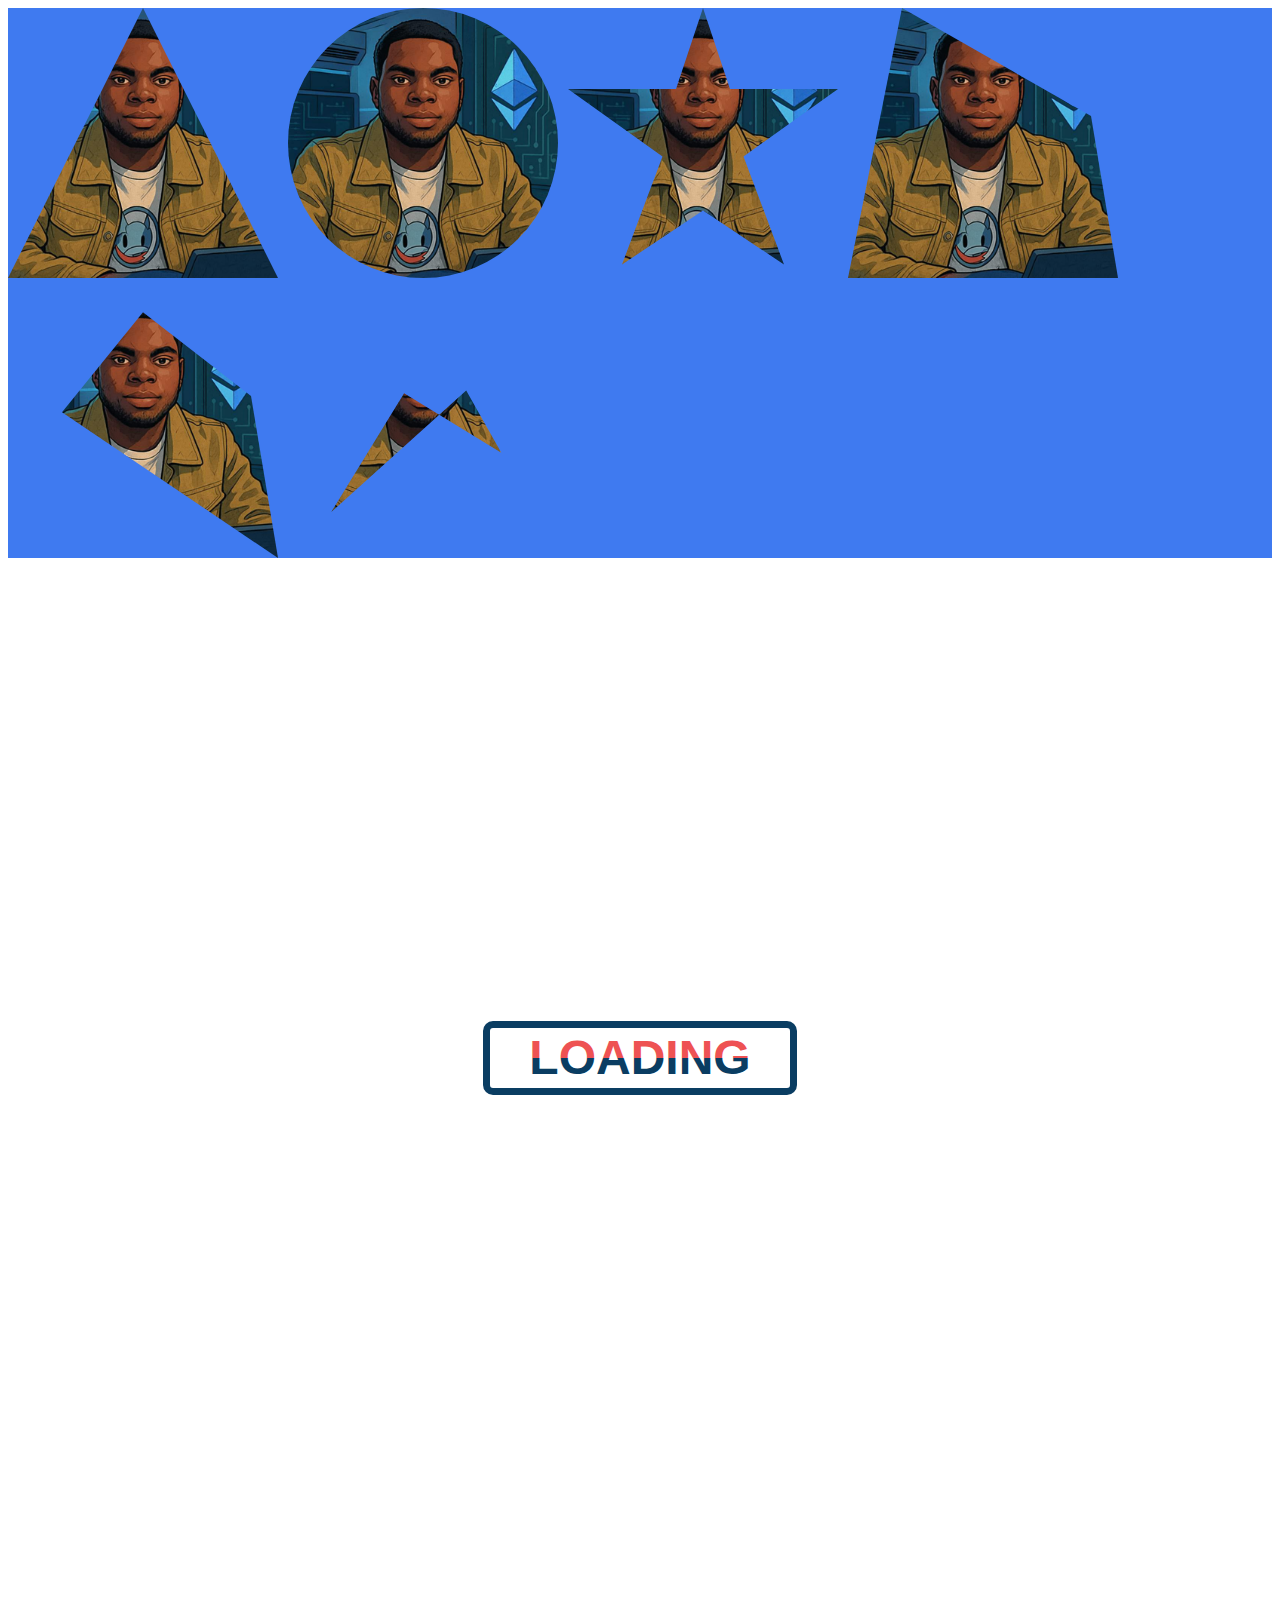
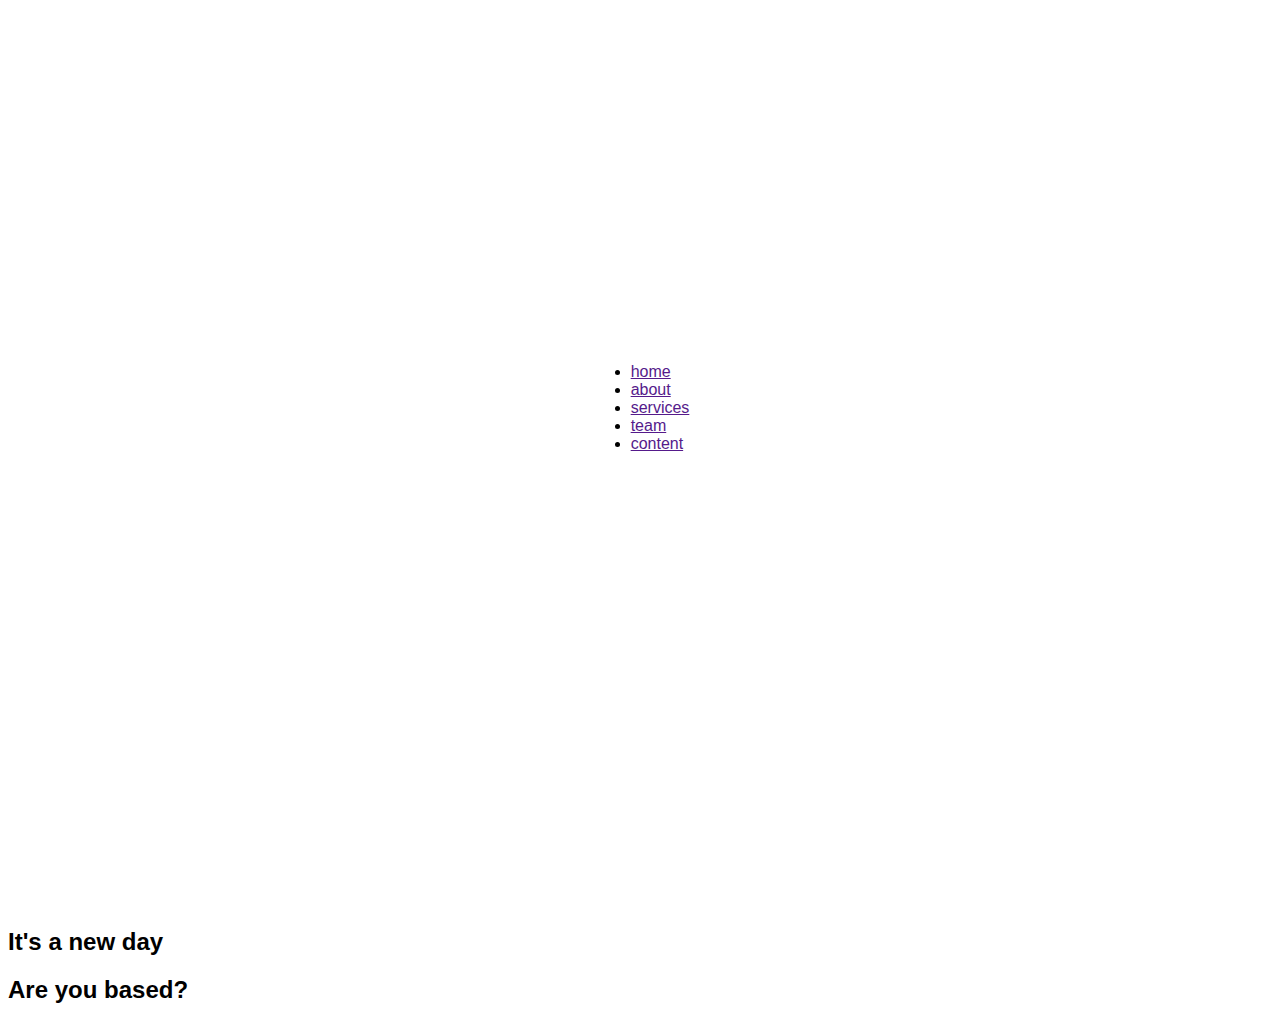
<file: 11-css_clip-path/index.html>
<!DOCTYPE html>
<html lang="en">
  <head>
    <meta charset="UTF-8" />
    <meta name="viewport" content="width=device-width, initial-scale=1.0" />
    <link rel="stylesheet" href="style.css" />
    <title>Document</title>
  </head>
  <body>
    <div class="container-1">
      <img src="../img.jpg" alt="" class="img-1" /><img
        src="../img.jpg"
        alt=""
        class="img-2"
      /><img src="../img.jpg" alt="" class="img-3" /><img
        src="../img.jpg"
        alt=""
        class="img-4"
      /><img src="../img.jpg" alt="" class="img-5" /><img
        src="../img.jpg"
        alt=""
        class="img-6"
      />
    </div>
    <div class="container-2">
      <div class="loader">
        <span class="top-half">loading</span>
        <span class="bottom-half">loading</span>
      </div>
    </div>
    <div class="container-3">
      <ul>
        <li><a href="" data-text="home">home</a></li>
        <li><a href="" data-text="about">about</a></li>
        <li><a href="" data-text="services">services</a></li>
        <li><a href="" data-text="team">team</a></li>
        <li><a href="" data-text="content">content</a></li>
      </ul>
    </div>
    <div class="container-4">
      <section>
        <div class="box box1">
          <h2>
            <span></span>
            <span>It's a new day</span>
          </h2>
        </div>
        <div class="box box2">
          <h2>
            <span></span>
            <span>Are you based?</span>
          </h2>
        </div>
      </section>
    </div>
  </body>
</html>
</file>
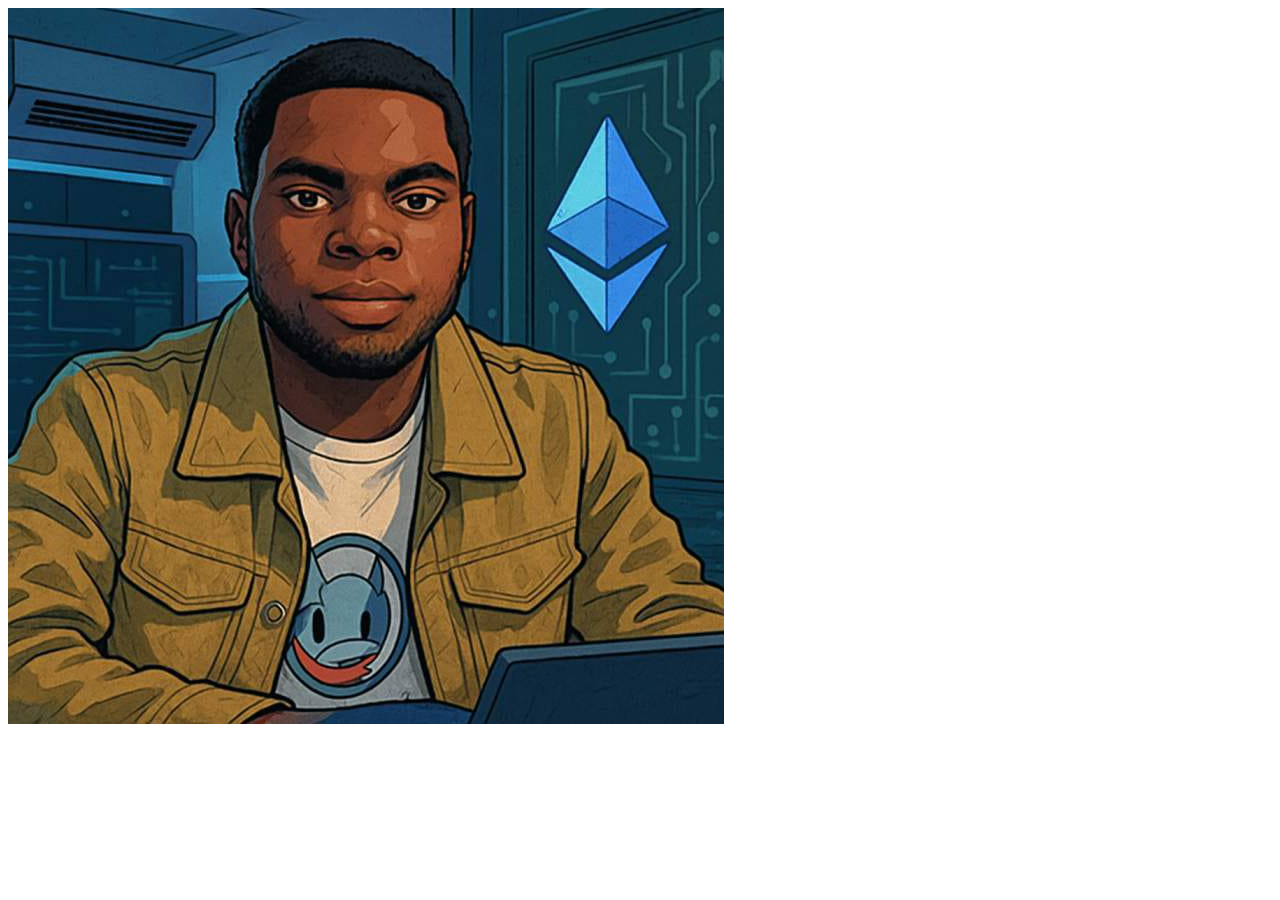
<file: 2-css_transforms/index.html>
<!DOCTYPE html>
<html lang="en">
<head>
  <meta charset="UTF-8">
  <meta name="viewport" content="width=device-width, initial-scale=1.0">
  <title>Document</title>
</head>
<body>
  <img src="../img.jpg" alt="">
</body>
</html>
</file>
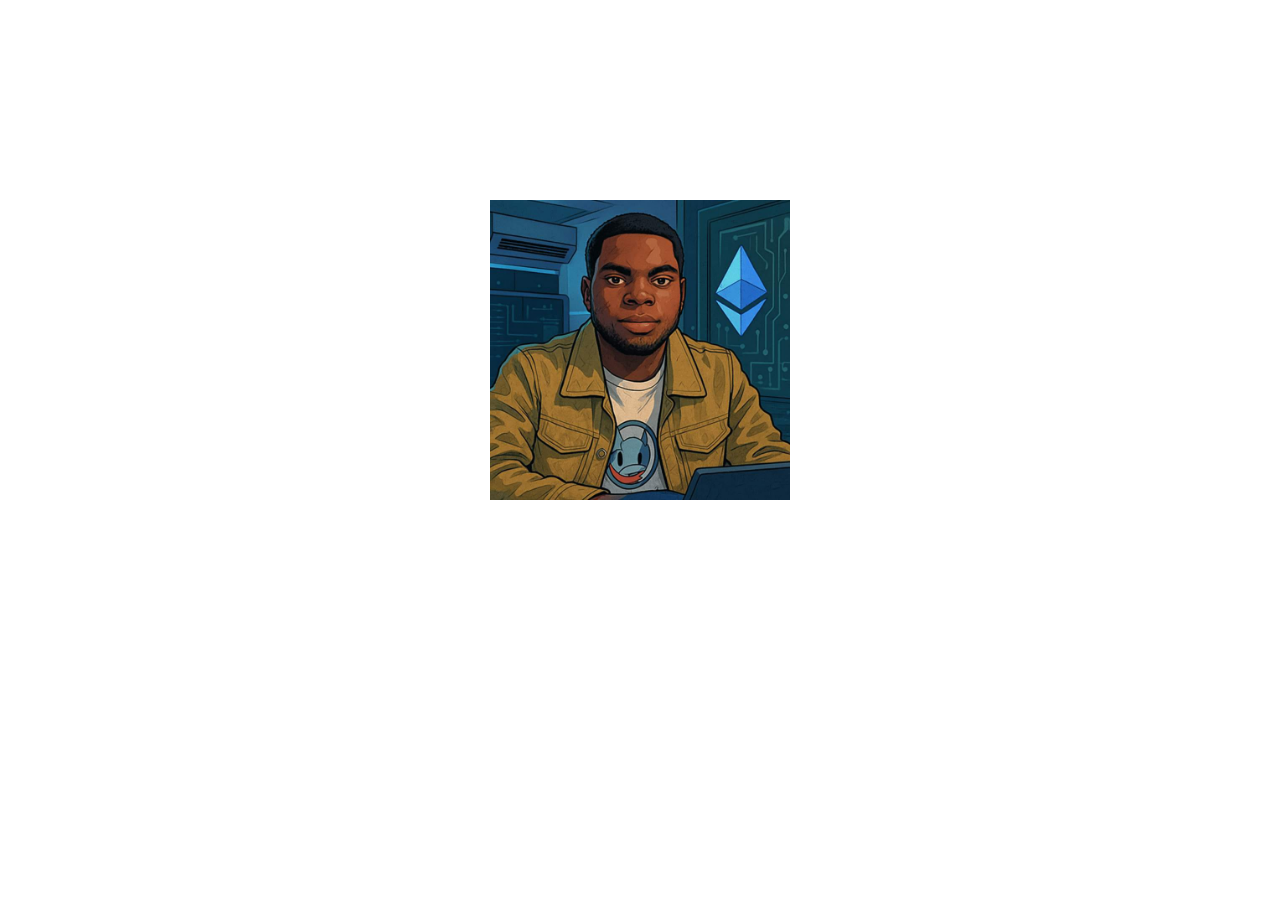
<file: 3-css_translate/index.html>
<!DOCTYPE html>
<html lang="en">
<head>
  <meta charset="UTF-8">
  <meta name="viewport" content="width=device-width, initial-scale=1.0">
  <link rel="stylesheet" href="style.css">
  <title>Document</title>
</head>
<body>
  <img src="../img.jpg" alt="">
</body>
</html>
</file>
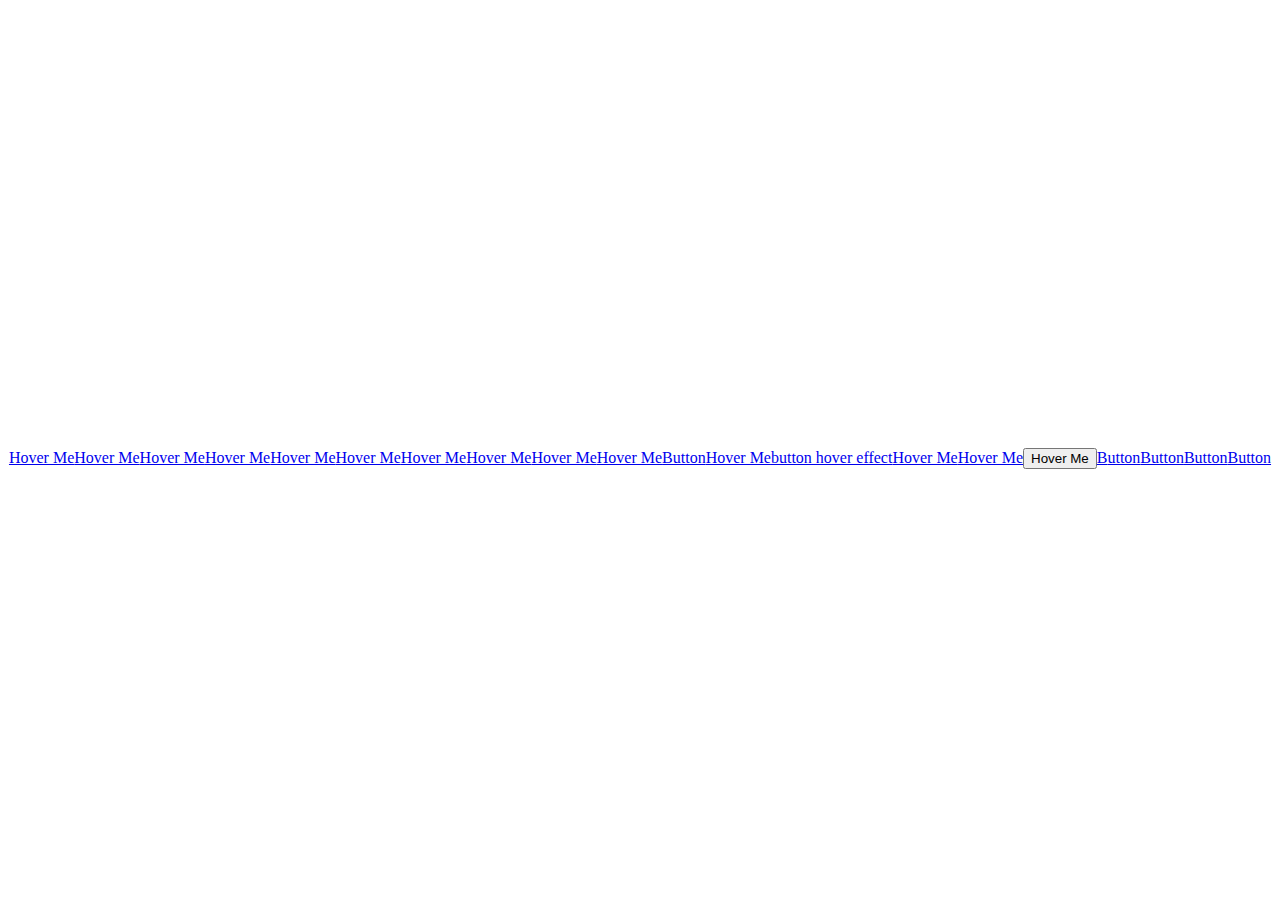
<file: 4-css_button_effects/index.html>
<!DOCTYPE html>
<html lang="en">
  <head>
    <meta charset="UTF-8" />
    <meta name="viewport" content="width=device-width, initial-scale=1.0" />
    <link rel="stylesheet" href="style.css" />
    <title>Document</title>
  </head>
  <body>
    <!-- Button 1 -->
    <a class="btn-1" href="#">Hover Me</a>
    <a class="btn-2" href="#">Hover Me</a>
    <a class="btn-3" href="#">Hover Me</a>
    <a class="btn-4" href="#">Hover Me</a>
    <a class="btn-5" href="#">Hover Me</a>
    <a class="btn-6" href="#">Hover Me</a>
    <a class="btn-7" href="#">Hover Me</a>
    <a class="btn-8" href="#">Hover Me</a>
    <a class="btn-9" href="#">Hover Me</a>
    <a class="btn-10" href="#">Hover Me</a>
    <a class="btn-11" href="#">Button</a>
    <a class="btn-12" href="#"><span></span>Hover Me</a>
    <a class="btn-13" href="#">button hover effect</a>
    <a class="btn-14" href="#"><span>Hover Me</span></a>
    <a class="btn-15" href="#">Hover Me</a>
    <button class="btn-16" href="#">Hover Me</button>
    <a class="btn-17" href="#"><span>B</span>utton</a>
    <a class="btn-18" href="#">Button<span></span></a>
    <a class="btn-19" href="#">Button<span></span></a>
    <a class="btn-20" href="#">Button<span></span></a>
  </body>
</html>
</file>
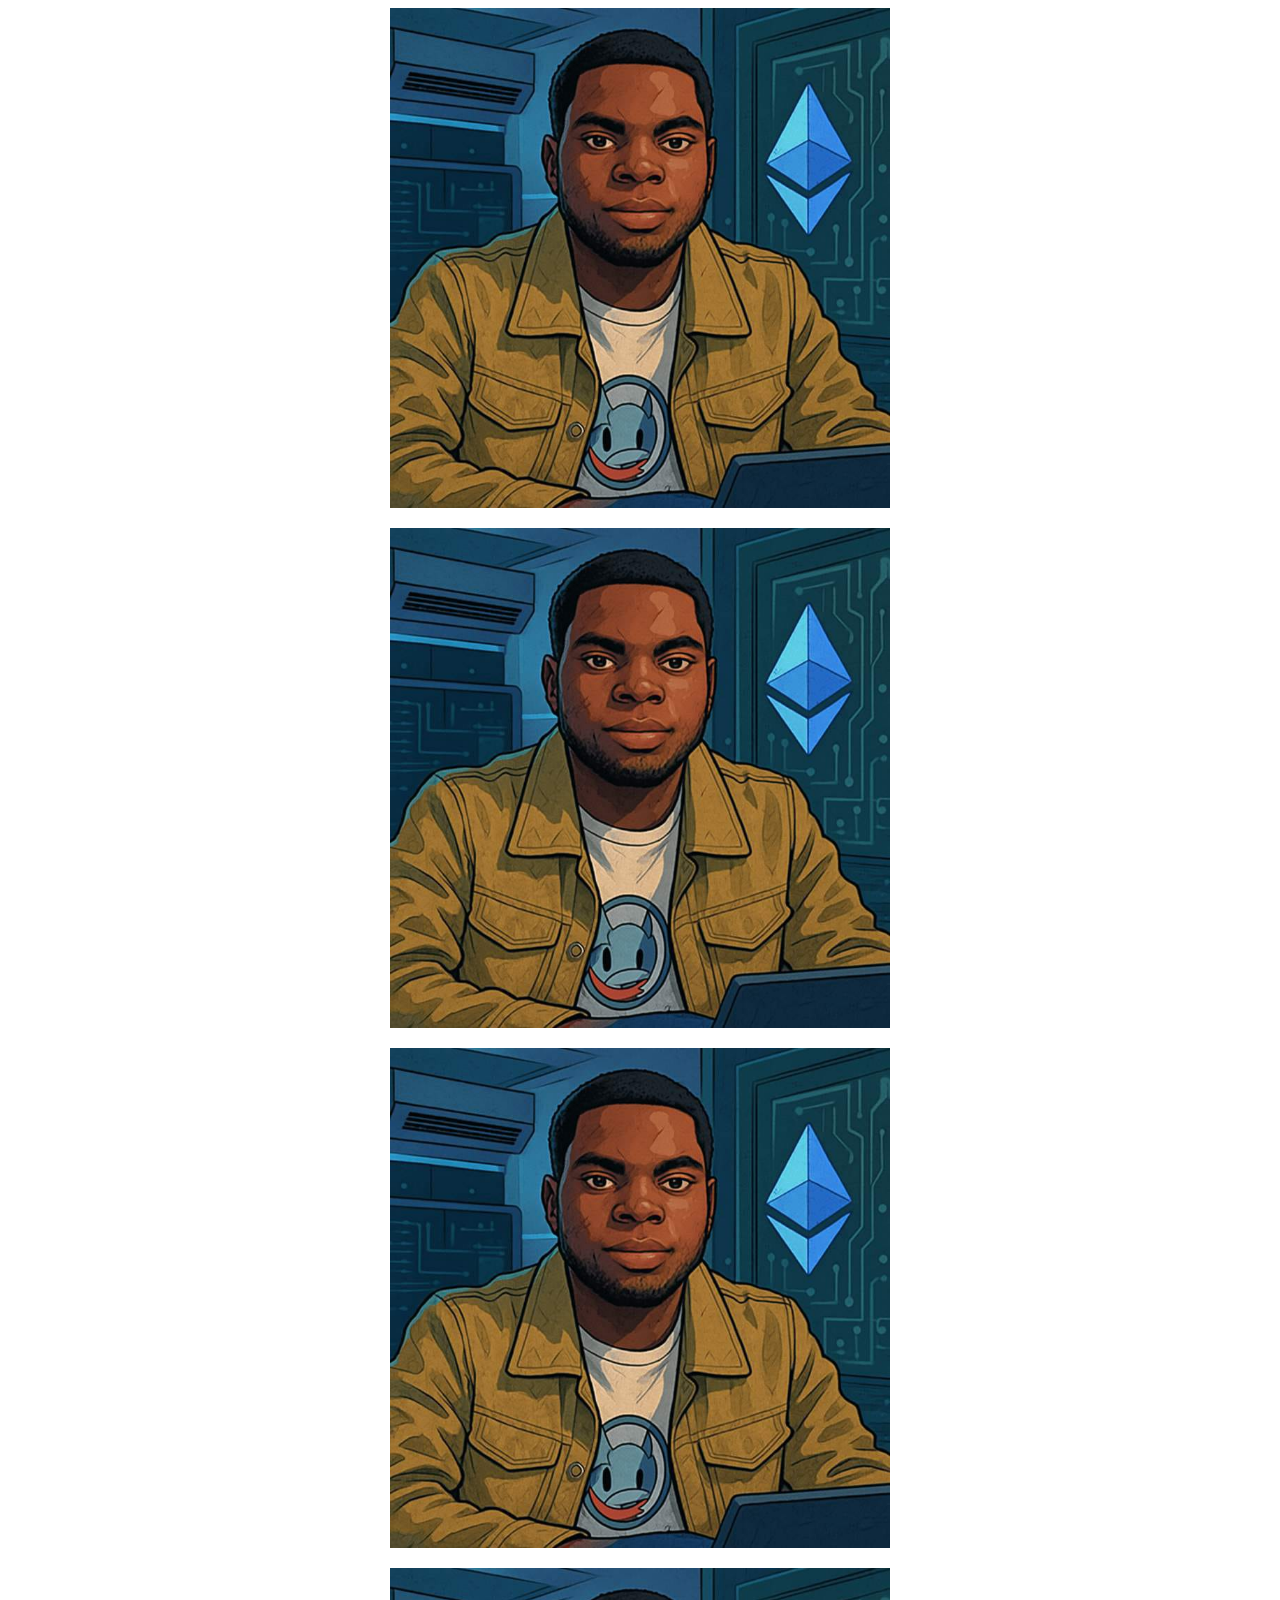
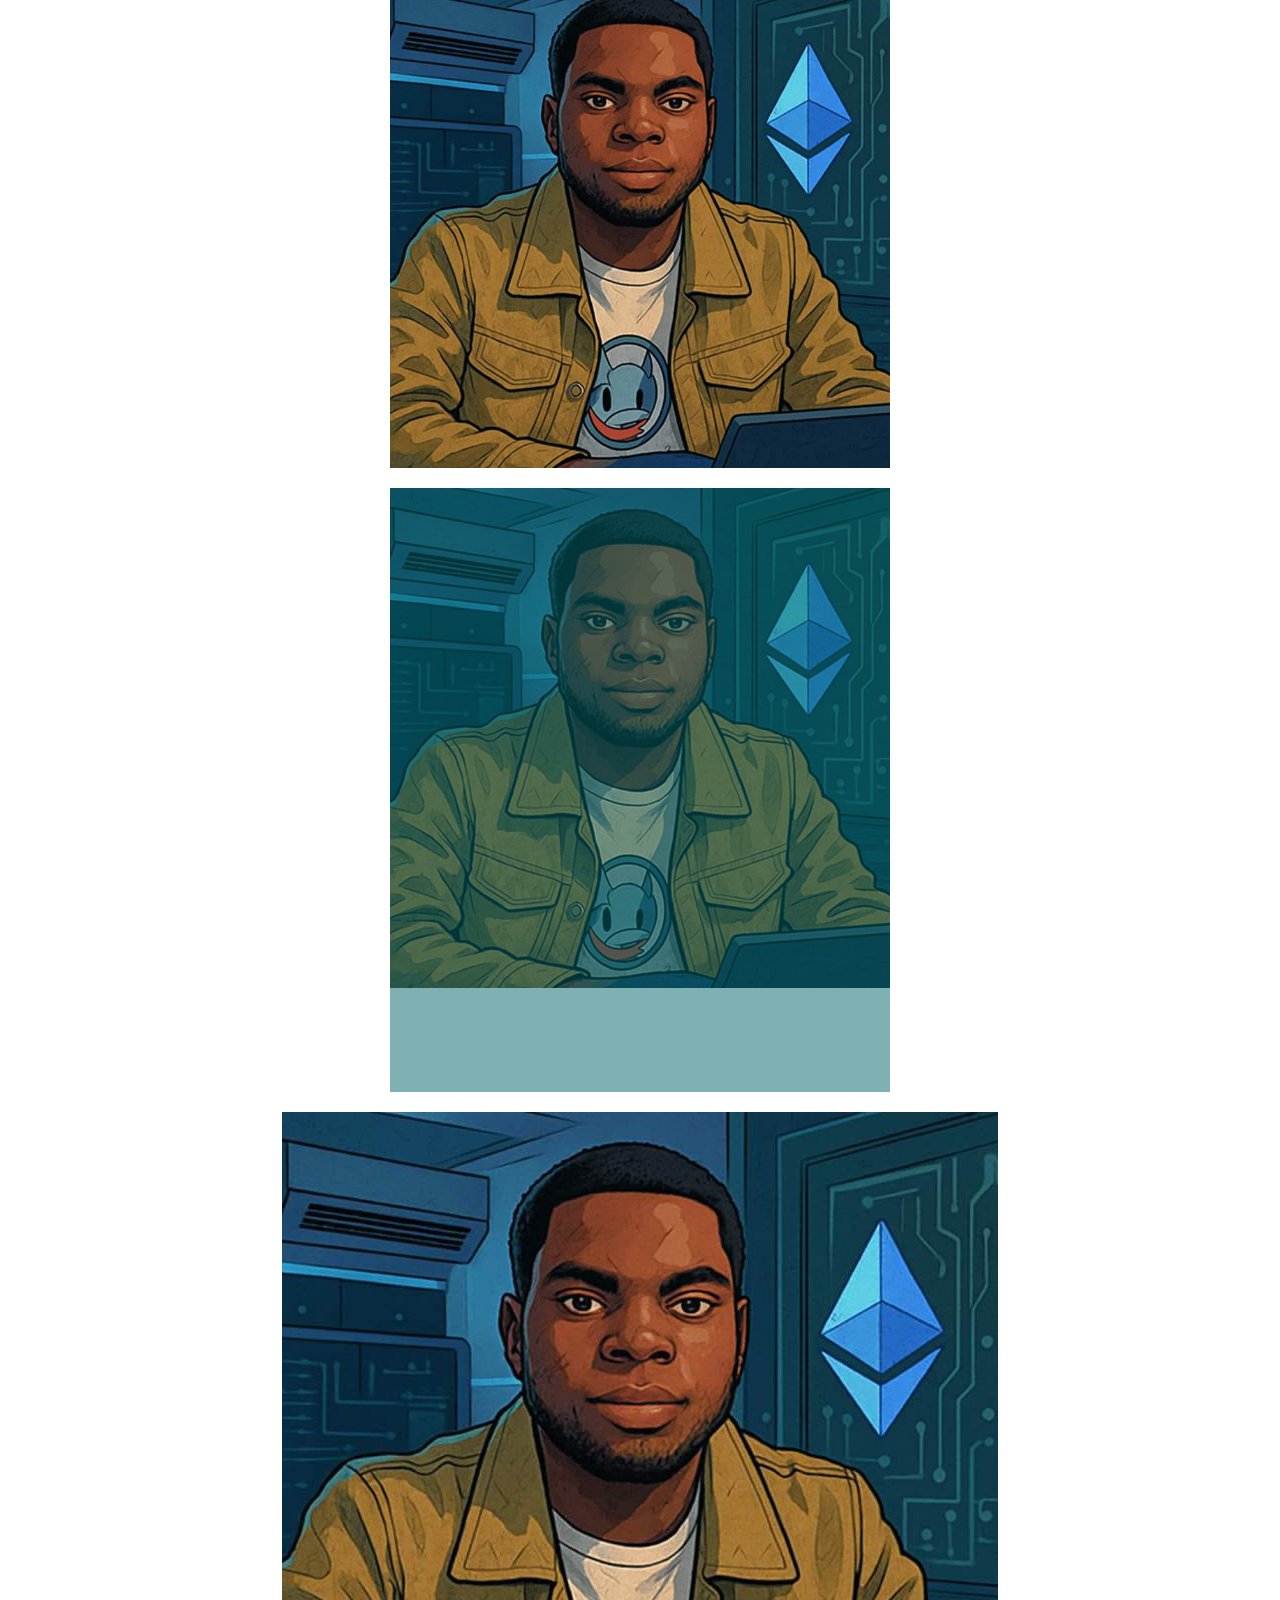
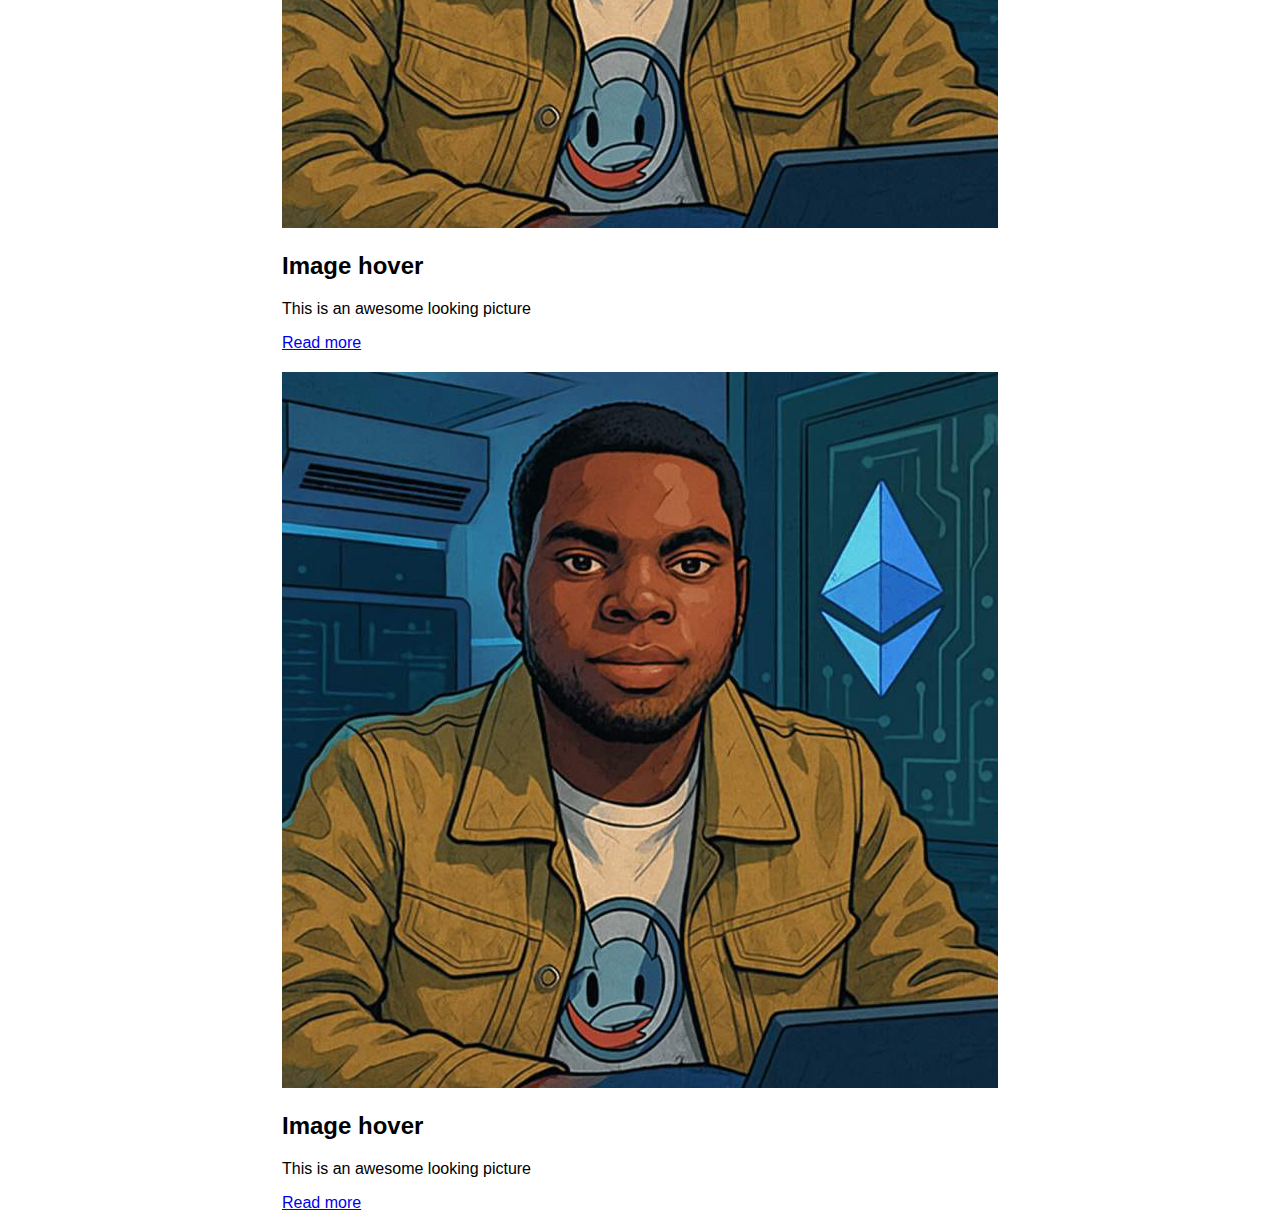
<file: 5-css_images/index.html>
<!DOCTYPE html>
<html lang="en">
<head>
  <meta charset="UTF-8">
  <meta name="viewport" content="width=device-width, initial-scale=1.0">
  <link rel="stylesheet" href="style.css">
  <title>Document</title>
</head>
<body>
  <div class="container">
    <img src="../img.jpg" alt="">
    <div class="caption">
      <h1>amazing caption</h1>
      <p>This is an awesome looking picture</p>
    </div>
  </div>
  <div class="container-2">
    <img src="../img.jpg" alt="">
    <div class="caption">
      <h1>amazing caption</h1>
      <p>This is an awesome looking picture</p>
    </div>
  </div>
  <div class="container-3">
    <img src="../img.jpg" alt="">
    <div class="caption">
      <h1>amazing caption</h1>
      <p>This is an awesome looking picture</p>
    </div>
  </div>
  <div class="container-4">
    <img src="../img.jpg" alt="">
    <div class="caption">
      <h1>amazing caption</h1>
      <p>This is an awesome looking picture</p>
    </div>
  </div>
  <div class="fig">
    <img src="../img.jpg" alt="">
    <div class="caption">
      <h3>amazing caption</h3>
      <h5>This is an awesome looking picture</h5>
    </div>
  </div>
  <div class="container-6">
    <img src="../img.jpg" alt="">
    <div class="caption">
      <h2>Image hover</h2>
      <p>This is an awesome looking picture</p>
      <a href="#">Read more</a>
    </div>
  </div>
  <div class="container-7">
    <img src="../img.jpg" alt="">
    <div class="caption">
      <h2>Image hover</h2>
      <p>This is an awesome looking picture</p>
      <a href="#">Read more</a>
    </div>
  </div>
</body>
</html>
</file>
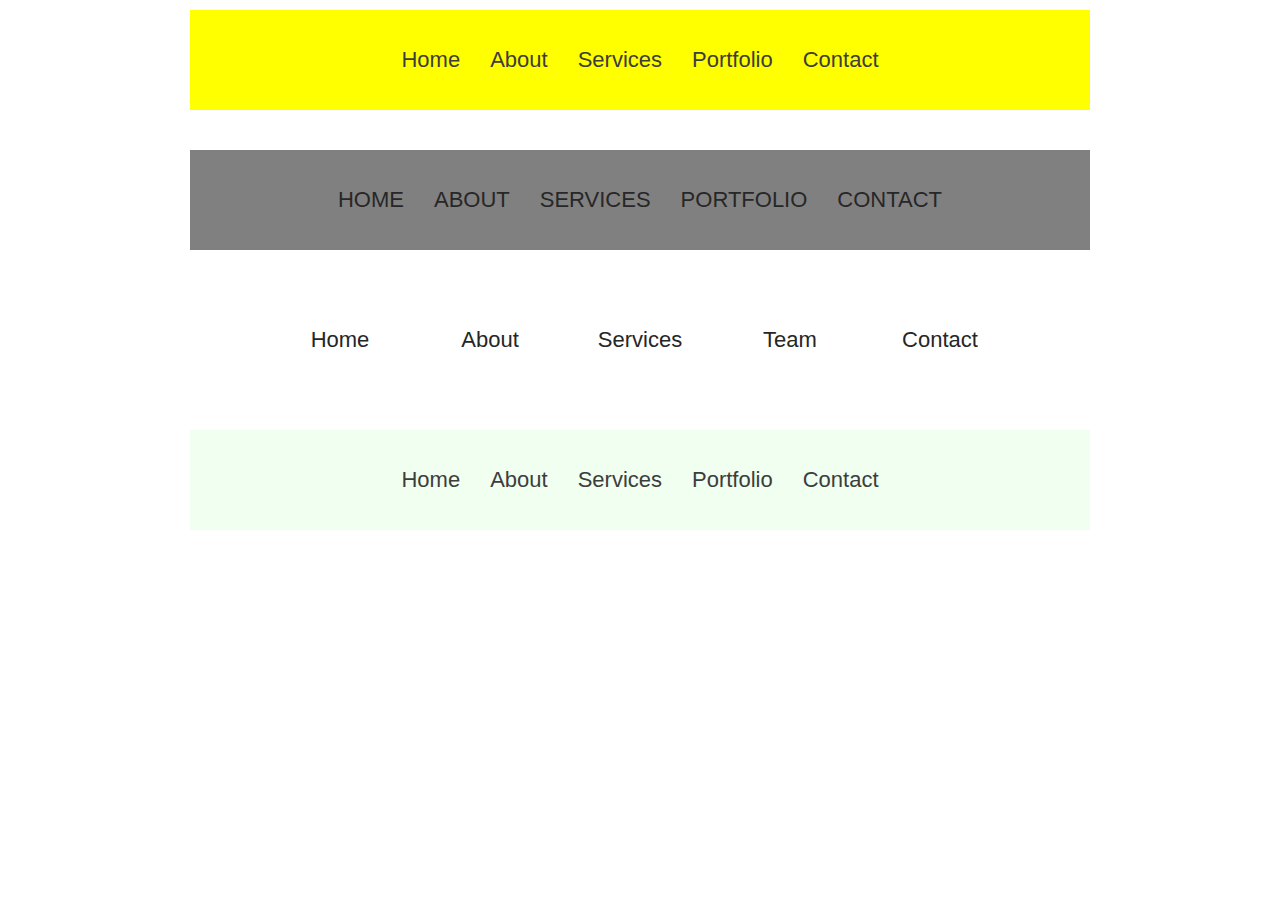
<file: 6-css_menus/index.html>
<!DOCTYPE html>
<html lang="en">
<head>
  <meta charset="UTF-8">
  <meta name="viewport" content="width=device-width, initial-scale=1.0">
  <link rel="stylesheet" href="style.css">
  <title>Document</title>
</head>
<body>
  <div class="container-1">
    <ul>
      <li><a href="#">Home</a></li>
      <li><a href="#">About</a></li>
      <li><a href="#">Services</a></li>
      <li><a href="#">Portfolio</a></li>
      <li><a href="#">Contact</a></li>
    </ul>
  </div>
  <div class="container-2">
    <ul>
      <li><a href="#">Home</a></li>
      <li><a href="#">About</a></li>
      <li><a href="#">Services</a></li>
      <li><a href="#">Portfolio</a></li>
      <li><a href="#">Contact</a></li>
    </ul>
  </div>
  <div class="container-3">
    <ul>
      <li><a href="#">Home<span></span><span></span><span></span><span></span></a></li>
      <li><a href="#">About<span></span><span></span><span></span><span></span></a></li>
      <li><a href="#">Services<span></span><span></span><span></span><span></span></a></li>
      <li><a href="#">Team<span></span><span></span><span></span><span></span></a></li>
      <li><a href="#">Contact<span></span><span></span><span></span><span></span></a></li>
    </ul>
  </div>
  <div class="container-4">
    <ul>
      <li><a href="#">Home<span></span><span></span><span></span><span></span></a></li>
      <li><a href="#">About<span></span><span></span><span></span><span></span></a></li>
      <li><a href="#">Services<span></span><span></span><span></span><span></span></a></li>
      <li><a href="#">Portfolio<span></span><span></span><span></span><span></span></a></li>
      <li><a href="#">Contact<span></span><span></span><span></span><span></span></a></li>
    </ul>
  </div>
</body>
</html>
</file>
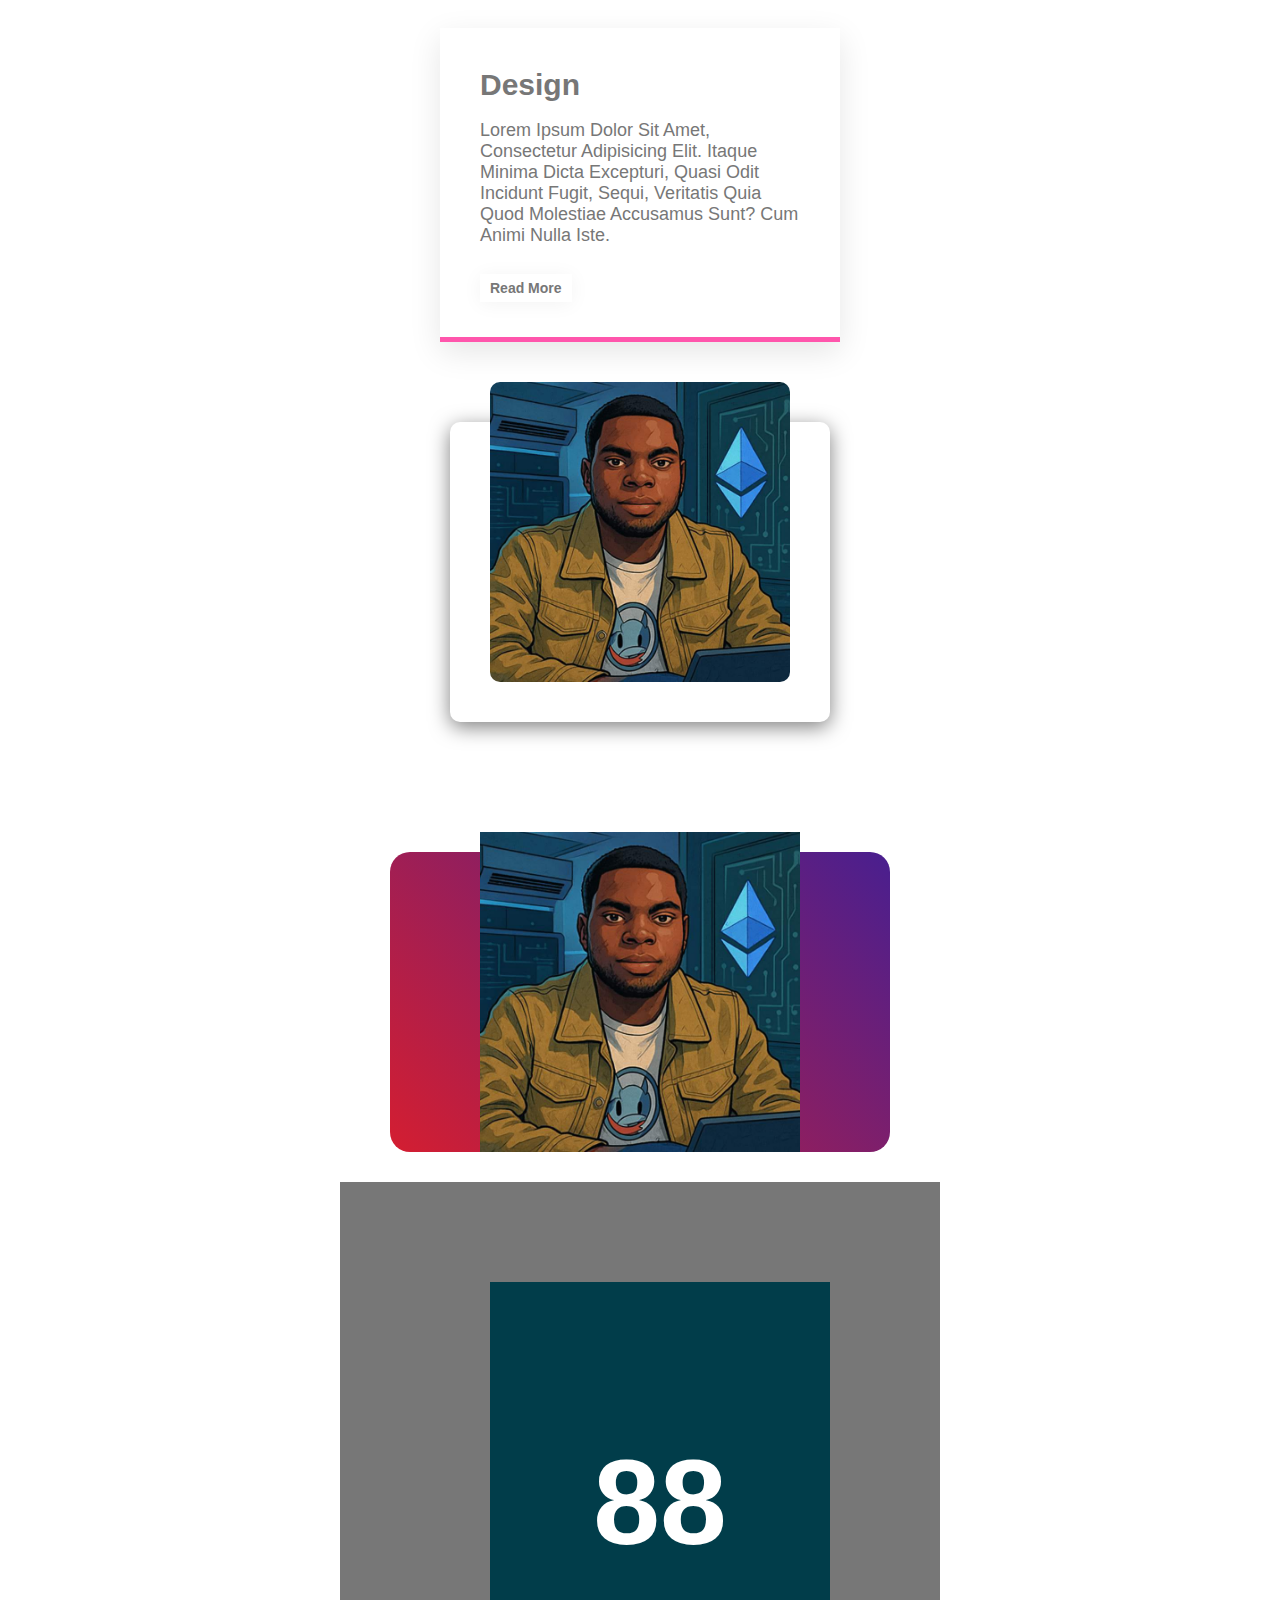
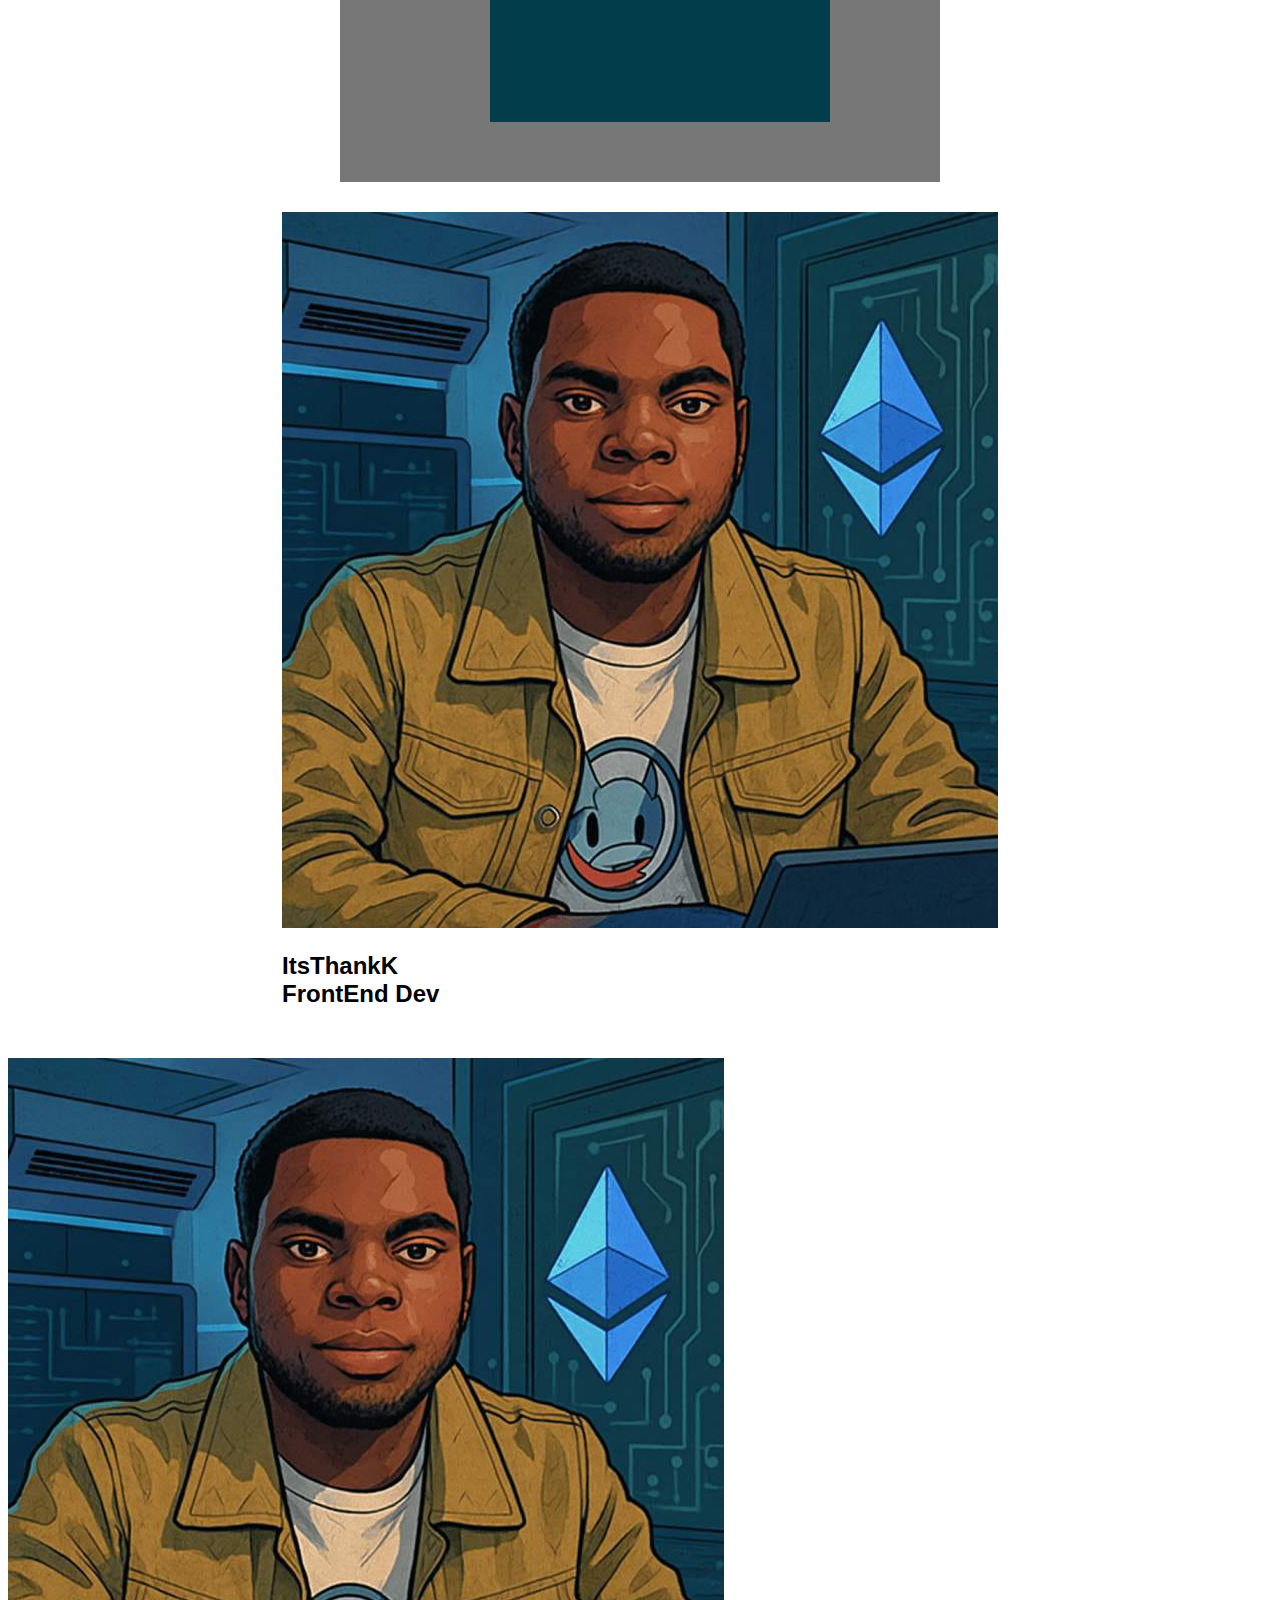
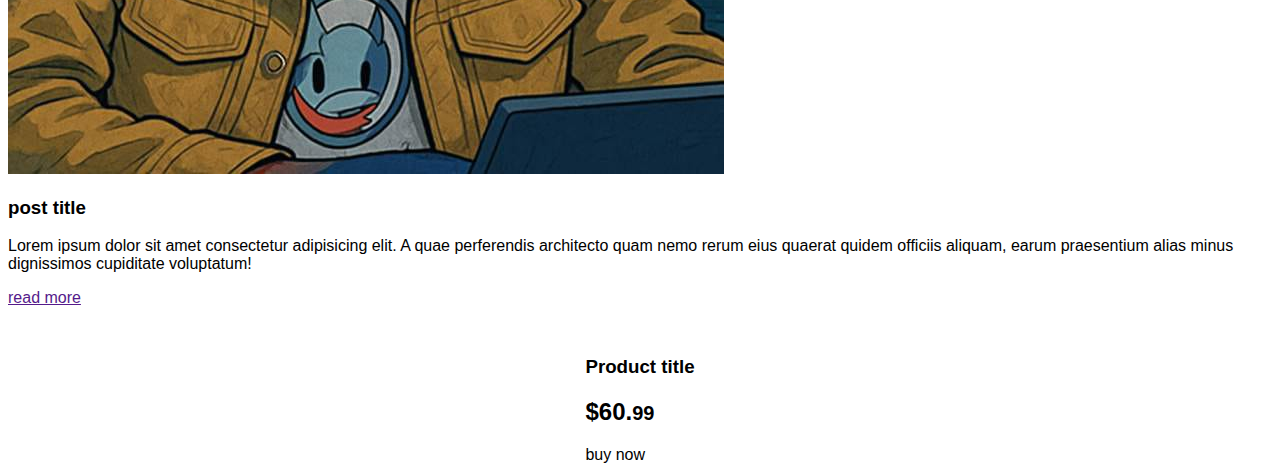
<file: 7-css_cards/index.html>
<!DOCTYPE html>
<html lang="en">
  <head>
    <meta charset="UTF-8" />
    <meta name="viewport" content="width=device-width, initial-scale=1.0" />
    <link rel="stylesheet" href="style.css" />
    <title>Document</title>
  </head>
  <body>
    <div class="container-1">
      <div class="card-1">
        <div class="content">
          <h2>design</h2>
          <p>
            Lorem ipsum dolor sit amet, consectetur adipisicing elit. Itaque
            minima dicta excepturi, quasi odit incidunt fugit, sequi, veritatis
            quia quod molestiae accusamus sunt? Cum animi nulla iste.
          </p>
          <a href="">Read more</a>
        </div>
      </div>
    </div>
    <div class="container-2">
      <div class="card-2">
        <div class="imgbox">
          <img src="../img.jpg" alt="" />
        </div>
        <div class="content">
          <h2>design</h2>
          <p>
            Lorem ipsum dolor sit amet, consectetur adipisicing elit. Itaque
            minima dicta excepturi, quasi odit incidunt fugit, sequi
          </p>
          <a href="">Read more</a>
        </div>
      </div>
    </div>
    <div class="container-3">
      <div class="card-3">
        <div class="content">
          <h2>design</h2>
          <p>
            Lorem ipsum dolor sit amet, consectetur adipisicing elit. Itaque
            minima dicta excepturi, quasi odit incidunt fugit, sequi
          </p>
          <a href="">Read more</a>
        </div>
        <img src="../img.jpg" alt="" />
      </div>
    </div>
    <div class="container-4">
      <div class="card-4">
        <div class="face face-1">
          <div class="content">
            <h2>services</h2>
            <p>
              Lorem ipsum dolor sit amet consectetur adipisicing elit. Fuga
              atque reiciendis quia, eveniet eos ex accusamus exercitationem.
            </p>
            <a href="">read more</a>
          </div>
        </div>
        <div class="face face-2">
          <h2>88</h2>
        </div>
      </div>
    </div>
    <div class="container-6">
      <div class="card-6">
        <div class="imgbox-6">
          <img src="../img.jpg" alt="" />
        </div>
        <div class="details">
          <h2>ItsThankK<br /><span>FrontEnd Dev</span></h2>
        </div>
      </div>
    </div>
    <div class="container-7">
      <div class="card-7">
        <div class="imgbox-7">
          <img src="../img.jpg" alt="">
        </div>
        <div class="content">
          <h3>post title</h3>
          <p>
            Lorem ipsum dolor sit amet consectetur adipisicing elit. A quae
            perferendis architecto quam nemo rerum eius quaerat quidem officiis
            aliquam, earum praesentium alias minus dignissimos cupiditate
            voluptatum!
          </p>
          <a href="">read more</a>
        </div>
      </div>
    </div>
    <div class="container-8">
      <div class="card-8">
        <div class="imgbox-8">
          <!-- <img src="../img.jpg" alt=""> -->
        </div>
        <div class="contentBox">
          <h3>Product title</h3>
          <h2 class="price">$60.<small>99</small></h2>
          <a class="buy">buy now</a>
        </div>
      </div>
    </div>
  </body>
</html>
</file>
<file: 11-css_clip-path/style.css>
body {
  display: flex;
  flex-direction: column;
  gap: 50px;
  font-family: sans-serif;
}

.container-1 {
  background-color: #26ed;
  display: flex;
  flex-wrap: wrap;
  gap: 10px;
}

.container-1 img {
  width: 270px;
  height: 270px;
}

.container-1 .img-1 {
  clip-path: polygon(50% 0, 100% 100%, 0 100%);
}

.container-1 .img-2 {
  clip-path: circle(50% at 50% 50%);
}

.container-1 .img-3 {
  clip-path: polygon(
    50% 0,
    60% 30%,
    100% 30%,
    65% 55%,
    80% 95%,
    50% 75%,
    20% 95%,
    35% 55%,
    0 30%,
    40% 30%
  );
}

.container-1 .img-4 {
  clip-path: polygon(20% 0, 90% 40%, 100% 100%, 0 100%);
}

.container-1 .img-5 {
  clip-path: polygon(50% 9%, 90% 40%, 100% 100%, 20% 46%);
}

.container-1 .img-6 {
  clip-path: polygon(66% 38%, 79% 61%, 79% 61%, 43% 39%, 16% 83%);
}

.container-2 {
  height: 100vh;
  width: 100%;
  display: flex;
  justify-content: center;
  align-items: center;
}

.container-2 .loader {
  width: 300px;
  height: 60px;
  border: 7px solid #0a3d62;
  border-radius: 10px;
  text-align: center;
  line-height: 60px;
  position: relative;
  overflow: hidden;
}

.container-2 .loader span {
  position: absolute;
  top: 0;
  left: 0;
  width: 100%;
  height: 100%;
  font-size: 48px;
  text-transform: uppercase;
  font-weight: 600;
}

.top-half {
  color: #ee5253;
  clip-path: polygon(0 0, 100% 0, 100% 50%, 0 50%);
  animation: split 3s linear infinite alternate;
}

.bottom-half {
  color: #0a3d62;
  clip-path: polygon(0 50%, 100% 50%, 100% 100%, 0 100%);
  animation: split 3s linear infinite alternate-reverse;
}

@keyframes split {
  0% {
    transform: translate(100%);
  }
  40% {
    transform: translate(0);
  }
  60% {
    transform: translate(0);
  }
  100% {
    transform: translate(-100%);
  }
}

.container-3 {
  display: flex;
  justify-content: center;
  align-items: center;
  height: 100vh;
}
</file>
<file: 3-css_translate/style.css>
body {
  perspective: 500px;
}

img {
width: 300px;
display: block;
margin: auto;
margin-top: 200px;
transition: transform 7s;
}

img:hover {
  transform: rotateY(360deg);
}
</file>
<file: 4-css_button_effects/style.css>
body {
  height: 100vh;
  display: flex;
  justify-content: center;
  align-items: center;
}
</file>
<file: 5-css_images/style.css>
body {
  display: flex;
  flex-direction: column;
  justify-content: center;
  align-items: center;
  gap: 20px;
  font-family: sans-serif;
}

.container,
.container-2,
.container-3,
.container-4 {
  width: 500px;
  height: 500px;
  position: relative;
  overflow: hidden;
}

.container img,
.container-2 img,
.container-3 img,
.container-4 img {
  width: 100%;
  transition: all 0.5s;
}

.container .caption,
.container-2 .caption,
.container-3 .caption,
.container-4 .caption {
  position: absolute;
  top: 0;
  left: 0;
  height: 100%;
  width: 100%;
  display: flex;
  flex-direction: column;
  justify-content: center;
  align-items: center;
  color: white;
  opacity: 0;
  transition: all 0.5s;
  background: rgba(0, 0, 0, 0);
  transition: all 0.5s;
}

.container .caption h1,
.container-2 .caption h1,
.container-3 .caption h1,
.container-4 .caption h1 {
  text-transform: uppercase;
  margin: 0;
}

.container .caption p,
.container-2 .caption p,
.container-3 .caption p,
.container-4 .caption p {
  font-size: 18px;
  text-transform: capitalize;
}

/*  */
.container:hover .caption {
  opacity: 1;
  background: rgba(0, 0, 0, 0.5);
}

.container:hover img {
  transform: rotate(15deg) scale(1.3);
}

.container-2 .caption {
  transform: translateX(-100%);
}

.container-2:hover .caption {
  background: rgba(0, 0, 0, 0.5);
  transform: translateX(0);
  opacity: 1;
}

.container-2:hover img {
  transform: rotate(-15deg) scale(1.3);
}

.container-3 .caption {
  background-color: black;
  transform: translateX(-100%);
}

.container-3:hover .caption {
  transform: translateX(0);
  opacity: 1;
}

.container-3:hover img {
  transform: translateX(100%);
}

.container-4 .caption {
  top: 70%;
  bottom: 0;
  background-color: black;
  height: 30%;
  transform: translateY(100%);
}

.container-4:hover .caption {
  transform: translateY(0);
  opacity: 1;
}

.fig {
  width: 500px;
  color: white;
  font-family: 'Lucida Sans', 'Lucida Sans Regular', 'Lucida Grande', 'Lucida Sans Unicode', Geneva, Verdana, sans-serif;
  border-radius: 10px;
  position: relative;
}

.fig img {
  width: 100%;
}

.fig::before {
  content: "";
  position: absolute;
  top: 0;
  left: 0;
  width: 100%;
  height: 100%;
  background-color: #006266;
  opacity: 0.5;
}
</file>
<file: 6-css_menus/style.css>
body {
  display: flex;
  flex-direction: column;
  width: 900px;
  margin: 10px auto;
  gap: 40px;
  font-family: sans-serif;
}

.container-1,
.container-2,
.container-3,
.container-4,
.container-5,
.container-6,
.container-7,
.container-8,
.container-9,
.container-10,
.container-11,
.container-12 {
  background-color: yellow;
  height: 100px;
  display: flex;
  justify-content: center;
  align-items: center;
}

.container-1 ul,
.container-2 ul,
.container-3 ul,
.container-4 ul,
.container-5 ul,
.container-6 ul,
.container-7 ul,
.container-8 ul,
.container-9 ul,
.container-10 ul,
.container-11 ul,
.container-12 ul {
  padding: 0;
  margin: 0;
  display: flex;
  flex-wrap: wrap;
}

.container-1 ul li,
.container-2 ul li,
.container-3 ul li,
.container-4 ul li,
.container-5 ul li,
.container-6 ul li,
.container-7 ul li,
.container-8 ul li,
.container-9 ul li,
.container-10 ul li,
.container-11 ul li,
.container-12 ul li {
  list-style: none;
}

.container-1 ul li a,
.container-2 ul li a,
.container-3 ul li a,
.container-4 ul li a,
.container-5 ul li a,
.container-6 ul li a,
.container-7 ul li a,
.container-8 ul li a,
.container-9 ul li a,
.container-10 ul li a,
.container-11 ul li a,
.container-12 ul li a {
  text-decoration: none;
  color: #3d3d3d;
  font-size: 22px;
  display: block;
  padding: 10px 15px;
  position: relative;
}

.container-1 ul li a::before {
  content: "";
  position: absolute;
  top: 0;
  left: 0;
  width: 100%;
  height: 2px;
  background-color: #3d3d3d;
  transform: scaleX(0);
  transform-origin: left;
  transition: all 0.5s;
}

.container-1 ul li a:hover::before {
  transform: scaleX(1);
}

.container-1 ul li a::after {
  content: "";
  position: absolute;
  bottom: 0;
  left: 0;
  width: 100%;
  height: 2px;
  background-color: #3d3d3d;
  transform: scaleX(0);
  transform-origin: right;
  transition: all 0.5s;
}

.container-1 ul li a:hover::after {
  transform: scaleX(1);
}

.container-2 {
  background-color: grey;
}

.container-2 ul li a {
  color: #272727;
  text-transform: uppercase;
  transition: all 1s;
}

.container-2 ul li a:hover {
  background-color: #e91e63;
  color: white;
}

.container-2 ul li a::before {
  content: "";
  position: absolute;
  bottom: 14px;
  left: 12px;
  width: 12px;
  height: 12px;
  border: 3px solid #e91e63;
  border-width: 0 0 3px 3px;
  opacity: 0;
  transition: all 1s;
}

.container-2 ul li a::after {
  content: "";
  position: absolute;
  top: 12px;
  right: 12px;
  width: 12px;
  height: 12px;
  border: 3px solid #e91e63;
  border-width: 3px 3px 0 0;
  opacity: 0;
  transition: all 1s;
}

.container-2 ul li a:hover:before {
  bottom: -4px;
  left: -4px;
  opacity: 1;
}

.container-2 ul li a:hover::after {
  top: -4px;
  right: -4px;
  opacity: 1;
}

.container-3 {
  background: none;
}

.container-3 ul li a {
  width: 120px;
  height: 40px;
  line-height: 40px;
  text-align: center;
  color: #262626;
  text-transform: capitalize;
  position: relative;
  transition: all 0.5s;
}

.container-3 ul li a:hover {
  color: white;
}

.container-3 ul li span {
  position: absolute;
  left: 0;
  top: 0;
  width: 25%;
  height: 100%;
  background-color: #262626;
  z-index: -1;
  transform: scaleY(0);
  transform-origin: top;
  transition: all 0.5s;
}

.container-3 ul li span:nth-child(2) {
  left: 25%;
  transition-delay: 0.15s;
}

.container-3 ul li span:nth-child(3) {
  left: 50%;
  transition-delay: 0.3s;
}

.container-3 ul li span:nth-child(4) {
  left: 75%;
  transition-delay: 0.45s;
}

.container-3 ul li a:hover span {
  transform: scaleY(1);
}

.container-4 {
  background-color: honeydew;
}

.container-4 ul li .container-5 ul li {
  padding: 10px 20px;
}

.container-4 ul li a::before {
  content: "";
  width: 0px;
  height: 5px;
  background-color: #00bcd4;
  position: absolute;
  top: 100%;
  left: 0;
  transition: all 0.5s;
}

.container-4 ul li a::after {
  content: "";
  width: 0px;
  height: 5px;
  background-color: #f0f;
  position: absolute;
  top: 100%;
  right: 0;
  transition: all 0.5s;
}

.container-4 ul li a:hover:before {
  width: 50%;
  transform: translateX(100%);
}

.container-4 ul li a:hover::after {
  width: 50%;
  transform: translateX(-100%);
}

.container-5 {
  background-color: black;
  font-weight: 900;
}

.container-5 ul {
  display: flex;
  gap: 20px;
}

.container-5 ul li a {
  transition: all 0.3s;
  color: white;
}
.container-5 ul li a:hover {
  transform: scale(1.5);
}

.container-5 ul li a::before {
  content: "";
  position: absolute;
  top: 0;
  left: 0;
  width: 100%;
  height: 100%;
  background-color: orange;
  transition: 0.3s;
  transform: scale(0);
  z-index: -1;
}

.container-5 ul li a:hover::before {
  transform: scale(1);
}

.container-5 ul:hover a:not(:hover) {
  filter: blur(1px);
  opacity: 0.2;
}

.container-6 {
  background-color: #777;
  height: auto;
}

.container-6 ul {
  display: flex;
  flex-direction: column;
  justify-content: center;
  align-items: center;
}

.container-6 ul li {
  margin: 5px;
}

.container-6 ul li a {
  position: relative;
  display: block;
  height: 40px;
  text-decoration: none;
  padding: 5px 10px;
  font-weight: 300;
  letter-spacing: 2px;
  overflow: hidden;
}

.container-6 ul li a span {
  position: relative;
  width: 100%;
  height: 100%;
  display: flex;
  align-items: center;
  justify-content: center;
  transition: 0.5s;
  color: white;
  font-size: 20px;
  text-transform: capitalize;
}

.container-6 ul li a:hover span:nth-child(1),
.container-6 ul li a:hover span:nth-child(2) {
  transform: translateY(-100%);
}

.container-7 {
  background: none;
}

.container-7 ul li a {
  color: #222;
  font-weight: bold;
  text-transform: uppercase;
  transition: all 0.5s;
}

.container-7 ul li a:hover {
  color: white;
}

.container-7 ul li a::before {
  content: "";
  position: absolute;
  top: 0;
  left: 0;
  width: 100%;
  height: 100%;
  opacity: 0;
  transform: scaleY(2);
  transform: 0.5s;
  border-top: 2px solid black;
  border-bottom: 2px solid black;
  transition: all 0.5s;
}

.container-7 ul li a:hover::before {
  transform: scaleY(1.2);
  opacity: 1;
}

.container-7 ul li a::after {
  content: "";
  position: absolute;
  top: 0;
  left: 0;
  width: 100%;
  height: 100%;
  background-color: #222;
  transition: 0.5s;
  transform: scale(0);
  z-index: -1;
}

.container-7 ul li a:hover::after {
  transform: scale(1);
}

.container-8 {
  background-color: #555;
}

.container-8 ul {
  display: flex;
  gap: 50px;
}

.container-8 ul li a {
  text-transform: uppercase;
  font-size: 24px;
  color: white;
  position: relative;
  padding: 5px;
}

.container-8 ul li a:hover {
  color: #ff0;
  opacity: 1;
}

.container-8 ul li a span:first-child::before {
  content: "";
  position: absolute;
  top: 0;
  left: 0;
  width: 8px;
  height: 8px;
  background-color: transparent;
  border-top: 2px solid #ff0;
  border-left: 2px solid #ff0;
  transition: 0.2s;
  opacity: 0;
}

.container-8 ul li a span:first-child::after {
  content: "";
  position: absolute;
  top: 0;
  right: 0;
  width: 8px;
  height: 8px;
  background-color: transparent;
  border-top: 2px solid #ff0;
  border-right: 2px solid #ff0;
  transition: 0.2s;
  opacity: 0;
}

.container-8 ul li a span:last-child::before {
  content: "";
  position: absolute;
  bottom: 0;
  left: 0;
  width: 8px;
  height: 8px;
  background-color: transparent;
  border-bottom: 2px solid #ff0;
  border-left: 2px solid #ff0;
  transition: 0.2s;
  opacity: 0;
}

.container-8 ul li a span:last-child::after {
  content: "";
  position: absolute;
  bottom: 0;
  right: 0;
  width: 8px;
  height: 8px;
  background-color: transparent;
  border-bottom: 2px solid #ff0;
  border-right: 2px solid #ff0;
  transition: 0.2s;
  opacity: 0;
}

.container-8 ul li a:hover span:first-child::before {
  top: -10px;
  left: -10px;
  opacity: 1;
}

.container-8 ul li a:hover span:first-child::after {
  top: -10px;
  right: -10px;
  opacity: 1;
}

.container-8 ul li a:hover span:last-child::before {
  bottom: -10px;
  left: -10px;
  opacity: 1;
}

.container-8 ul li a:hover span:last-child::after {
  bottom: -10px;
  right: -10px;
  opacity: 1;
}

.container-9 {
  background-color: #222;
}

.container-9 ul {
  display: flex;
  gap: 40px;
}

.container-9 ul li a {
  color: #ff0;
}

.container-9 ul li a::before {
  content: "";
  top: 0;
  left: 0;
  position: absolute;
  width: 100%;
  height: 100%;
  border-top: 2px solid #ff0;
  border-left: 2px solid #ff0;
  transition: all 0.5s;
}

.container-9 ul li a::after {
  content: "";
  bottom: 0;
  right: 0;
  position: absolute;
  width: 100%;
  height: 100%;
  border-right: 2px solid #ff0;
  border-bottom: 2px solid #ff0;
  transition: all 0.5s;
}

.container-9 ul li a:hover::before {
  width: 15px;
  height: 15px;
  transform: rotate(360deg);
}

.container-9 ul li a:hover::after {
  width: 15px;
  height: 15px;
  transform: rotate(-360deg);
}

.container-10,
.container-11 {
  height: auto;
  background-color: #272727;
}

.container-10 ul,
.container-11 ul {
  display: flex;
  flex-direction: column;
  gap: 10px;
}

.container-10 ul li a {
  position: relative;
  display: block;
  color: transparent;
  -webkit-text-stroke: 1px white;
  font-size: 80px;
  font-weight: 900;
}

.container-10 ul li a::before,
.container-10 ul li a::after {
  content: attr(data-text);
  position: absolute;
  top: 0;
  left: 0;
  transition: all 0.5s;
  opacity: 0;
}

.container-10 ul li a:hover::before {
  color: rgb(187, 0, 0);
  z-index: 1;
  opacity: 1;
  -webkit-text-stroke: 1px black;
  transform: translate(20px, -20px);
}

.container-10 ul li a:hover::after {
  color: rgb(119, 239, 255);
  z-index: 1;
  opacity: 1;
  -webkit-text-stroke: 1px black;
  transform: translate(40px, -40px);
}

.container-10 ul li a:hover {
  color: white;
  -webkit-text-stroke: 1px black;
}

.container-11 {
  background-color: transparent;
  margin-top: 50px;
}

.container-11 ul li a {
  color: #333;
  text-decoration: none;
  font-size: 3em;
  padding: 5px 20px;
  display: inline-flex;
  font-weight: 700;
  transition: all 0.5s;
}

.container-11 ul:hover li a {
  color: #0002;
}

.container-11 ul li a:hover {
  color: #000;
}

.container-11 ul li a::before {
  content: "";
  position: absolute;
  top: 50%;
  left: 50%;
  transform: translate(-50%, -50%);
  color: rgba(0, 0, 0, 0.1);
  display: flex;
  justify-content: center;
  align-items: center;
  font-size: 5em;
  z-index: -1;
  font-weight: 900;
  text-transform: uppercase;
  letter-spacing: 500px;
  opacity: 0;
  width: 100vw;
  height: 100%;
  transition: letter-spacing 0.5s;
}

.container-11 ul li a:hover::before {
  content: attr(data-text);
  opacity: 1;
  letter-spacing: 10px;
}

.container-11 ul li:nth-child(1) a::before {
  background: #81ecec;
}

.container-11 ul li:nth-child(2) a::before {
  background: #ff7675;
}

.container-11 ul li:nth-child(3) a::before {
  background: #55efc4;
}

.container-11 ul li:nth-child(4) a::before {
  background: #fd79a8;
}

.container-12 {
  background: #252839;
  min-height: 100vh;
}

.container-12 ul {
  position: relative;
  display: flex;
  flex-direction: column;
  gap: 30px;
}

.container-12 ul li {
  position: relative;
}

.container-12 ul li a {
  position: relative;
  font-size: 4em;
  letter-spacing: 2px;
  line-height: 1em;
  text-transform: uppercase;
  color: transparent;
  -webkit-text-stroke: 1px rgba(255, 255, 255, 0.5);
}
</file>
<file: 7-css_cards/style.css>
body {
  display: flex;
  flex-direction: column;
  justify-content: center;
  align-items: center;
  font-family: sans-serif;
  gap: 30px;
}

.container-1 {
  margin-top: 20px;
  margin-bottom: 50px;
}

.card-1 {
  position: relative;
  width: 320px;
  padding: 40px;
  background-color: white;
  overflow: hidden;
  box-shadow: 0 10px 30px rgba(0,0,0,0.1);
}

.card-1::before {
  content: "";
  background-color: #ff56ac;
  position: absolute;
  left: 0;
  bottom: calc(-100% + 5px);
  width: 100%;
  height: 100%;
  z-index: 1;
  transition: .5s;
}

.card-1:hover::before {
  bottom: 0;
}

.card-1 .content {
  position: relative;
  text-transform: capitalize;
  color: #777;
  z-index: 2;
  transition: .5s;
}

.card-1 .content h2 {
  margin-bottom: 2px;
  margin-top: 0;
  font-size: 30px;
}

.card-1 .content p {
  font-size: 18px;
}

.card-1 .content a {
  margin-top: 10px;
  font-size: 14px;
  display: inline-block;
  text-decoration: none;
  color: #777;
  padding: 6px 10px;
  font-weight: 600;
  background-color: #fff;
  box-shadow: 0 2px 20px rgba(0,0,0,0.05);
}

.card-1:hover .content {
  color: white;
}

.container-2 {
  margin-bottom: 100px;
}
.container-2 .card-2 {
  position: relative;
  width: 300px;
  height: 260px;
  border-radius: 10px;
  box-shadow: 0 5px 20px rgba(0,0,0,0.5);
  transition: 0.3s;
  padding: 20px 40px;
}

.imgbox {
  position: relative;
  width: 100%;
  height: 100%;
  transform: translateY(-60px);
  z-index: 1;
}

.imgbox img {
  width: 100%;
  border-radius: 10px;
}

.card-2:hover {
  height: 420px;
}

.container-2 .content {
  padding: 10px 20px;
  text-align: center;
  color: #111;
  transition: .3s;
  transform: translateY(-500px);
  opacity: 0;
}

.container-2:hover .content {
  transform: translateY(-180px);
  opacity: 1;
}

.container-3 .card-3 {
  position: relative;
  width: 500px;
  height: 300px;
  display: flex;
  align-items: center;
  background: linear-gradient(45deg, #d41e31, #491f8f);
  border-radius: 20px;
}

.container-3 .card-3 img {
  position: absolute;
  bottom: 0;
  left: 50%;
  height: 320px;
  transform: translateX(-50%);
  transition: all .5s;
}

.container-3 .card-3:hover img {
  height: 370px;
  left: 80%;
}

.container-3 .card-3 .content {
  position: relative;
  width: 40%;
  left: 20%;
  color: white;
  text-transform: capitalize;
  transition: 0.5s;
  opacity: 0;
}

.container-3 .card-3:hover .content {
  left: 5%;
  opacity: 1;
}

.container-3 .card-3 .content h2 {
  margin: 0;
  padding: 0;
}

.container-3 .card-3 .content p {
  margin-bottom: 20px;
}

.container-3 .card-3 .content a {
  position: relative;
  display: inline-block;
  color: #111;
  padding: 5px 10px;
  background: white;
  text-decoration: none;
  border-radius: 10px;
}

.container-4 {
  width: 600px;
  height: 600px;
  background-color: #777;
  display: flex;
  justify-content: center;
  align-items: center;
}

.container-4 .card-4 {
  position: relative;
  width: 300px;
  height: 400px;
  background: white;
  transition: 0.5s;
}

.container-4 .card-4:hover {
  box-shadow: 0 30px 50px rgba(0,0,0,0.5);
}

.container-4 .card-4 .face {
  position: absolute;
  top: 0;
  left: 0;
  width: 100%;
  height: 100%;
  display: flex;
  justify-content: center;
  align-items: center;
}

.container-4 .card-4 .face-1 {
  padding: 20px;
  text-align: center;
  background-color: red;
  color: #013d4a;
}

.container-4 .card-4 .face-1 h2 {
  margin-top: 80px;
}

.container-4 .card-4 .face-1 a {
  display: inline-block;
  margin-top: 20px;
  padding: 5px 10px;
  text-decoration: none;
  color: #013d4a;
  border: 2px solid #013d4a;
  text-transform: capitalize;
  font-weight: bold;
  transition: 0.3s;
}

.container-4 .card-4 .face-2 {
  background-color: #013d4a;
  transition: 0.5s;
  width: 340px;
  height: 440px;
}

.container-4 .card-4 .face-2 h2 {
  font-size: 120px;
  color: white;
  transition: 0.5s;
}
</file>
